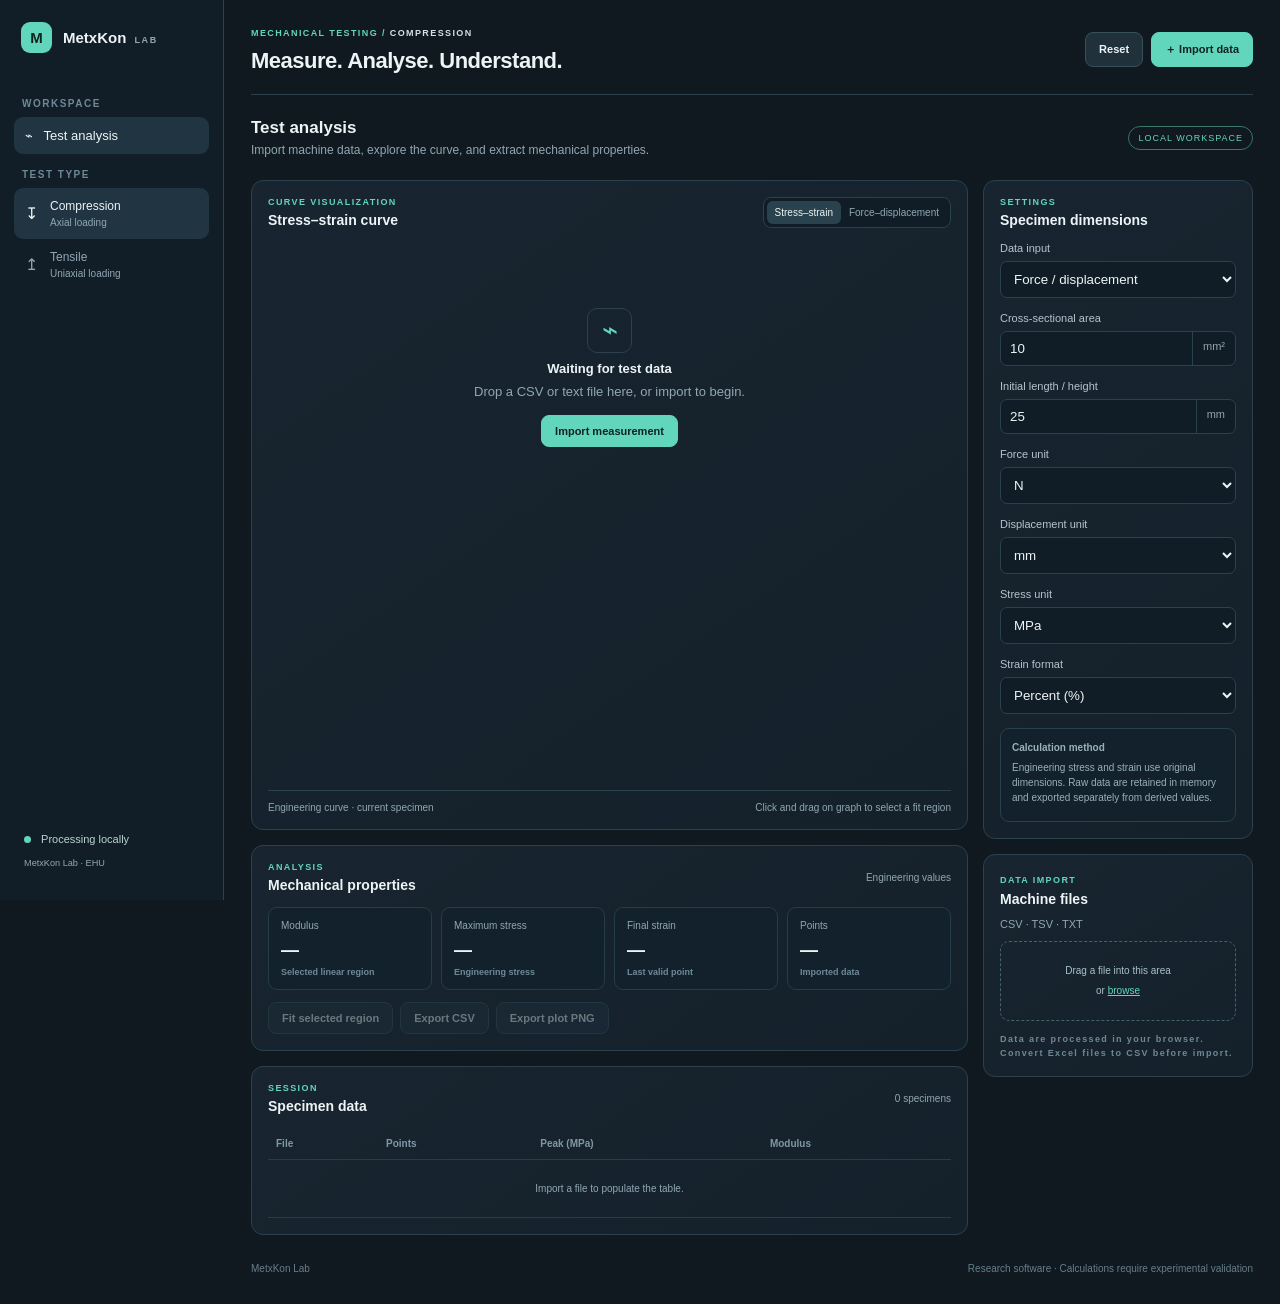
<file: index.html>
<!doctype html><html lang="en"><head><meta charset="utf-8"><meta name="viewport" content="width=device-width,initial-scale=1"><meta name="theme-color" content="#101820"><title>MetxKon Lab</title><link rel="stylesheet" href="styles.css"></head><body><div class="shell"><aside class="sidebar"><div class="brand"><span class="mark">M</span><div>MetxKon <span>LAB</span></div></div><div class="section-label">WORKSPACE</div><div class="nav active">⌁ &nbsp; Test analysis</div><div class="section-label">TEST TYPE</div><button class="mode active" data-mode="compression">↧ <span>Compression<small>Axial loading</small></span></button><button class="mode" data-mode="tensile">↥ <span>Tensile<small>Uniaxial loading</small></span></button><div class="bottom"><span class="live"></span> Processing locally<small>MetxKon Lab · EHU</small></div></aside><main><header><div><small class="eyebrow">MECHANICAL TESTING / <b id="modeName">COMPRESSION</b></small><h1>Measure. Analyse. Understand.</h1></div><div><button id="reset" class="secondary">Reset</button><button id="browse" class="primary">＋ Import data</button><input id="file" type="file" accept=".csv,.txt,.tsv" hidden></div></header><div class="titlebar"><div><h2>Test analysis</h2><p>Import machine data, explore the curve, and extract mechanical properties.</p></div><span class="tag">LOCAL WORKSPACE</span></div><div class="grid"><section class="maincol"><article class="panel graph"><div class="panelhead"><div><small>CURVE VISUALIZATION</small><h3 id="chartTitle">Stress–strain curve</h3></div><div class="toggle"><button class="on" id="stress">Stress–strain</button><button id="force">Force–displacement</button></div></div><div class="empty" id="empty"><div class="glyph">⌁</div><strong>Waiting for test data</strong><p>Drop a CSV or text file here, or import to begin.</p><button id="emptyBrowse" class="primary">Import measurement</button></div><canvas id="chart" hidden></canvas><div class="graphfoot"><span id="caption">Engineering curve · current specimen</span><span>Click and drag on graph to select a fit region</span></div></article><article class="panel"><div class="panelhead"><div><small>ANALYSIS</small><h3>Mechanical properties</h3></div><span class="hint">Engineering values</span></div><div class="stats"><div><label>Modulus</label><strong id="modulus">—</strong><small>Selected linear region</small></div><div><label>Maximum stress</label><strong id="peak">—</strong><small>Engineering stress</small></div><div><label>Final strain</label><strong id="strain">—</strong><small>Last valid point</small></div><div><label>Points</label><strong id="points">—</strong><small>Imported data</small></div></div><div class="actions"><button id="calculate" disabled>Fit selected region</button><button id="csv" disabled>Export CSV</button><button id="png" disabled>Export plot PNG</button></div></article><article class="panel"><div class="panelhead"><div><small>SESSION</small><h3>Specimen data</h3></div><span class="hint" id="count">0 specimens</span></div><div class="overflow"><table><thead><tr><th>File</th><th>Points</th><th>Peak (MPa)</th><th>Modulus</th></tr></thead><tbody id="rows"><tr><td colspan="4" class="emptyrow">Import a file to populate the table.</td></tr></tbody></table></div></article></section><aside class="rightcol"><article class="panel settings"><div class="panelhead"><div><small>SETTINGS</small><h3>Specimen dimensions</h3></div></div><label>Data input<select id="inputMode"><option value="force">Force / displacement</option><option value="stress">Stress / strain</option></select></label><label>Cross-sectional area<div class="unit"><input id="area" type="number" min="0" value="10" step="any"><span>mm²</span></div></label><label>Initial length / height<div class="unit"><input id="length" type="number" min="0" value="25" step="any"><span>mm</span></div></label><label>Force unit<select id="forceUnit"><option>N</option><option>kN</option><option>lbf</option><option>kgf</option></select></label><label>Displacement unit<select id="dispUnit"><option>mm</option><option>µm</option><option>m</option><option>in</option></select></label><label>Stress unit<select id="stressUnit"><option>MPa</option><option>Pa</option><option>kPa</option><option>GPa</option></select></label><label>Strain format<select id="strainUnit"><option value="percent">Percent (%)</option><option value="decimal">Decimal</option></select></label><div class="method"><b>Calculation method</b><p>Engineering stress and strain use original dimensions. Raw data are retained in memory and exported separately from derived values.</p></div></article><article class="panel import"><small>DATA IMPORT</small><h3>Machine files</h3><p>CSV · TSV · TXT</p><div id="drop">Drag a file into this area<br>or <u>browse</u></div><small class="note">Data are processed in your browser. Convert Excel files to CSV before import.</small></article></aside></div><footer>MetxKon Lab <span>Research software · Calculations require experimental validation</span></footer></main></div><script src="app.js"></script></body></html>
</file>
<file: styles.css>
:root{color-scheme:dark;--bg:#101820;--panel:#182530;--panel2:#1c2d38;--text:#edf4f5;--muted:#91a7b3;--accent:#62d6bd;--line:#2b414d}*{box-sizing:border-box}body{margin:0;background:var(--bg);color:var(--text);font:13px Inter,-apple-system,BlinkMacSystemFont,"Segoe UI",sans-serif}.shell{display:grid;grid-template-columns:224px minmax(0,1fr);min-height:100vh}.sidebar{background:#121e27;border-right:1px solid var(--line);padding:22px 14px;position:sticky;top:0;height:100vh;display:flex;flex-direction:column}.brand{display:flex;align-items:center;gap:11px;font-size:15px;font-weight:700;padding:0 7px 30px}.brand div span{font-size:9px;letter-spacing:1.6px;color:var(--muted);margin-left:4px}.mark{width:31px;height:31px;border-radius:9px;background:var(--accent);color:#10221f;display:grid;place-items:center;font-weight:900}.section-label{font-size:10px;letter-spacing:1.5px;color:#6e8996;font-weight:700;margin:15px 8px 8px}.nav,.mode{width:100%;border:0;background:none;color:var(--muted);text-align:left;border-radius:9px;padding:11px;display:flex;align-items:center;gap:12px}.nav.active,.mode.active{background:#203541;color:var(--text)}.mode{font-size:16px}.mode span{font-size:12px}.mode small{display:block;color:var(--muted);font-size:10px;margin-top:4px}.bottom{margin-top:auto;color:#b9d5ce;font-size:11px;padding:10px}.bottom small{display:block;color:var(--muted);margin-top:13px}.live{display:inline-block;width:7px;height:7px;background:var(--accent);border-radius:50%;margin-right:7px}main{min-width:0;padding:0 27px}header{padding:24px 0 20px;border-bottom:1px solid var(--line);display:flex;align-items:center;justify-content:space-between;gap:15px}header>div:last-child{display:flex;gap:8px}.eyebrow,article small{color:var(--accent);letter-spacing:1.4px;font-size:9px;font-weight:700}.eyebrow b{color:#d4e1e5}h1{font-size:22px;margin:9px 0 0;letter-spacing:-.5px}h2{font-size:17px;margin:0 0 5px}h3{font-size:14px;margin:5px 0 0}.secondary,button{cursor:pointer;color:var(--text);font:inherit}.secondary,.primary,.actions button{border-radius:8px;padding:9px 13px;border:1px solid #36505c;background:#20313c;font-size:11px;font-weight:600}.primary{background:var(--accent);border-color:var(--accent);color:#10221f}.titlebar{display:flex;justify-content:space-between;align-items:center;padding:23px 0}.titlebar p{margin:0;color:var(--muted);font-size:12px}.tag{font-size:9px;color:var(--accent);letter-spacing:1px;border:1px solid #397768;padding:6px 9px;border-radius:30px}.grid{display:grid;grid-template-columns:minmax(0,1fr) 270px;gap:15px}.maincol,.rightcol{display:flex;flex-direction:column;gap:15px}.panel{background:linear-gradient(145deg,var(--panel),#14212b);border:1px solid var(--line);border-radius:12px;padding:16px}.panelhead{display:flex;justify-content:space-between;align-items:center;gap:10px;margin-bottom:14px}.panelhead small{display:block}.hint{color:var(--muted);font-size:10px}.toggle{display:flex;background:#111d26;border:1px solid var(--line);border-radius:8px;padding:3px}.toggle button{border:0;background:transparent;color:var(--muted);font-size:10px;padding:6px 8px;border-radius:6px}.toggle button.on{background:#29424e;color:var(--text)}.graph{min-height:365px}.empty{height:270px;display:flex;align-items:center;justify-content:center;flex-direction:column;color:var(--muted);gap:8px}.empty strong{color:var(--text)}.empty p{margin:0 0 8px}.glyph{font-size:27px;border:1px solid var(--line);border-radius:10px;width:45px;height:45px;display:grid;place-items:center;color:var(--accent)}canvas{display:block;width:100%;height:270px}.graphfoot{border-top:1px solid var(--line);padding-top:11px;margin-top:8px;display:flex;justify-content:space-between;color:var(--muted);font-size:10px}.stats{display:grid;grid-template-columns:repeat(4,1fr);gap:9px}.stats>div{background:#12212b;border:1px solid #263c48;border-radius:9px;padding:12px}.stats label{display:block;color:var(--muted);font-size:10px;margin-bottom:9px}.stats strong{font-size:18px;display:block}.stats small{display:block;color:#6f8996;font-size:9px;letter-spacing:0;margin-top:6px}.actions{display:flex;gap:7px;flex-wrap:wrap;margin-top:12px}.actions button:disabled{opacity:.4;cursor:default}.overflow{overflow:auto}table{width:100%;border-collapse:collapse;font-size:10px}th,td{text-align:left;padding:10px 8px;border-bottom:1px solid #273d49;white-space:nowrap}th{color:#7f98a4}.emptyrow{text-align:center;color:var(--muted);padding:23px}.settings label{display:block;font-size:11px;color:#b5c5cc;margin:14px 0}.settings label input,.settings select{display:block;margin-top:7px;width:100%;background:#111d26;border:1px solid var(--line);border-radius:7px;padding:9px;color:var(--text)}.unit{display:flex;background:#111d26;border:1px solid var(--line);border-radius:7px;margin-top:7px}.unit input{flex:1;min-width:0;border:0!important;margin:0!important;background:transparent!important}.unit span{padding:8px 10px;border-left:1px solid var(--line);color:var(--muted)}.method{background:#12212b;border:1px solid #29414d;border-radius:9px;padding:11px;font-size:10px;color:#9bb0ba;line-height:1.5}.method p{margin:5px 0}.import p{color:var(--muted);font-size:11px}#drop{border:1px dashed #47616d;border-radius:9px;padding:19px;text-align:center;color:#a8c1ca;font-size:10px;line-height:2;cursor:pointer}#drop u{color:var(--accent)}.note{display:block;color:#6f8996;line-height:1.5;margin-top:12px;font-size:9px}footer{display:flex;justify-content:space-between;color:#657f8c;font-size:10px;padding:22px 0 30px;margin-top:6px}@media(max-width:1050px){.grid{grid-template-columns:1fr}.rightcol{display:grid;grid-template-columns:1fr 1fr}}@media(max-width:700px){.shell{grid-template-columns:1fr}.sidebar{position:static;height:auto;padding:12px;display:block}.brand{padding-bottom:12px}.section-label,.bottom,.mode{display:none}main{padding:0 12px}header{align-items:flex-start;flex-direction:column}header>div:last-child{width:100%}.titlebar{align-items:flex-start;gap:10px}.rightcol{display:flex}.stats{grid-template-columns:repeat(2,1fr)}.graphfoot,footer{flex-direction:column;gap:8px}}
</file>
